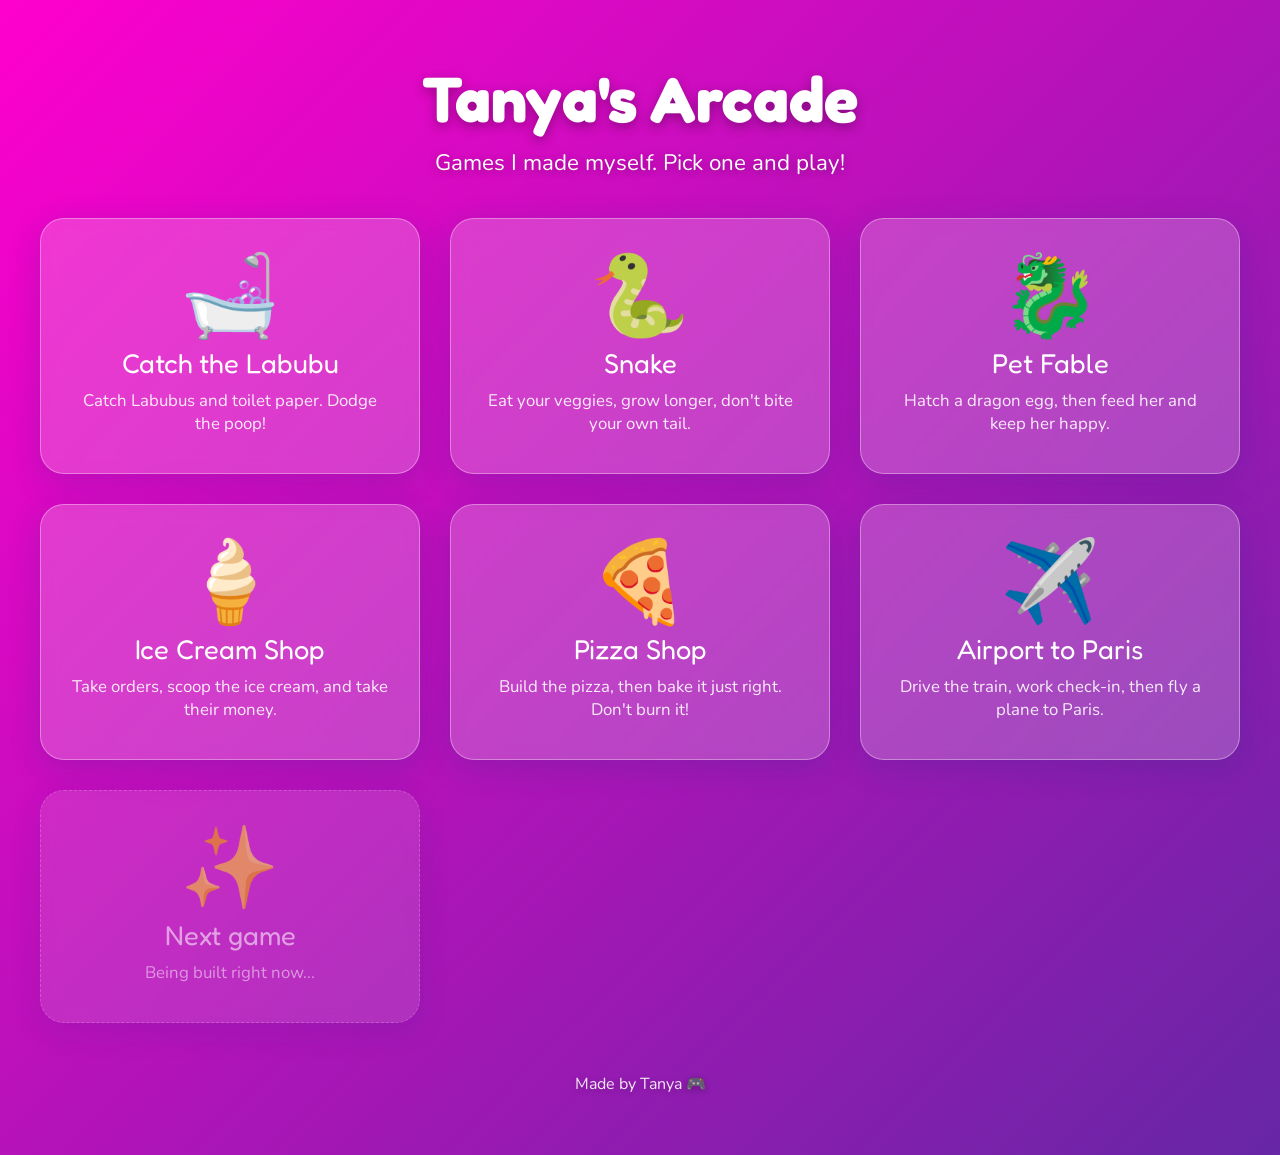
<file: index.html>
<!DOCTYPE html>
<html lang="en">
<head>
    <meta charset="UTF-8">
    <meta name="viewport" content="width=device-width, initial-scale=1.0">
    <title>Tanya's Arcade</title>
    <link rel="stylesheet" href="style.css">
    <link href="https://fonts.googleapis.com/css2?family=Fredoka+One&family=Nunito:wght@700&display=swap" rel="stylesheet">
</head>
<body>

    <header>
        <h1>Tanya's Arcade</h1>
        <p class="tagline">Games I made myself. Pick one and play!</p>
    </header>

    <main class="game-grid">

        <!-- ============================================================
             TO ADD A NEW GAME: copy one whole <a> block below, paste it
             underneath, then change three things:
               1. the href, to your new game's folder
               2. the emoji
               3. the title and the description
             ============================================================ -->

        <a class="game-card" href="games/LabubuCatch/">
            <span class="game-emoji">🛁</span>
            <span class="game-title">Catch the Labubu</span>
            <span class="game-blurb">Catch Labubus and toilet paper. Dodge the poop!</span>
        </a>

        <a class="game-card" href="games/Snake/">
            <span class="game-emoji">🐍</span>
            <span class="game-title">Snake</span>
            <span class="game-blurb">Eat your veggies, grow longer, don't bite your own tail.</span>
        </a>

        <a class="game-card" href="games/PetFable/">
            <span class="game-emoji">🐉</span>
            <span class="game-title">Pet Fable</span>
            <span class="game-blurb">Hatch a dragon egg, then feed her and keep her happy.</span>
        </a>

        <a class="game-card" href="games/IceCreamShop/">
            <span class="game-emoji">🍦</span>
            <span class="game-title">Ice Cream Shop</span>
            <span class="game-blurb">Take orders, scoop the ice cream, and take their money.</span>
        </a>

        <a class="game-card" href="games/PizzaShop/">
            <span class="game-emoji">🍕</span>
            <span class="game-title">Pizza Shop</span>
            <span class="game-blurb">Build the pizza, then bake it just right. Don't burn it!</span>
        </a>

        <a class="game-card" href="games/AirportParis/">
            <span class="game-emoji">✈️</span>
            <span class="game-title">Airport to Paris</span>
            <span class="game-blurb">Drive the train, work check-in, then fly a plane to Paris.</span>
        </a>

        <div class="game-card coming-soon">
            <span class="game-emoji">✨</span>
            <span class="game-title">Next game</span>
            <span class="game-blurb">Being built right now...</span>
        </div>

    </main>

    <footer>
        <p>Made by Tanya 🎮</p>
    </footer>

</body>
</html>
</file>
<file: style.css>
/* Tanya's Arcade homepage.
   The colors and fonts here match Catch the Labubu on purpose, so the
   whole site feels like one place instead of separate pages. */

* {
    box-sizing: border-box;
    margin: 0;
    padding: 0;
}

body {
    font-family: 'Nunito', sans-serif;
    /* Same rainbow as the game. It is bigger than the screen (400%) and
       slides around, which is what makes the colors look like they move. */
    background: linear-gradient(135deg, #ff00cc, #333399, #00d2ff, #f953c6);
    background-size: 400% 400%;
    animation: rainbowBg 8s ease infinite;
    min-height: 100vh;
    padding: 40px 20px;
    display: flex;
    flex-direction: column;
    align-items: center;
}

@keyframes rainbowBg {
    0%   { background-position: 0% 50%; }
    50%  { background-position: 100% 50%; }
    100% { background-position: 0% 50%; }
}

header {
    text-align: center;
    margin-bottom: 40px;
    color: white;
}

h1 {
    font-family: 'Fredoka One', cursive;
    font-size: 3rem;
    /* The shadow keeps white text readable no matter which rainbow color
       is behind it at the moment. */
    text-shadow: 0 4px 12px rgba(0, 0, 0, 0.3);
}

.tagline {
    font-size: 1.2rem;
    margin-top: 10px;
    text-shadow: 0 2px 8px rgba(0, 0, 0, 0.3);
}

/* The grid figures out how many cards fit per row by itself. On a phone
   that is one, on a laptop it is three or four. No extra code needed. */
.game-grid {
    display: grid;
    grid-template-columns: repeat(auto-fit, minmax(240px, 1fr));
    gap: 24px;
    width: 100%;
    max-width: 1000px;
}

.game-card {
    /* The frosted glass look: a see-through white layer, plus a blur of
       whatever is behind it. */
    background: rgba(255, 255, 255, 0.2);
    backdrop-filter: blur(8px);
    -webkit-backdrop-filter: blur(8px);
    border: 1px solid rgba(255, 255, 255, 0.35);
    box-shadow: 0 8px 32px rgba(31, 38, 135, 0.2);
    border-radius: 24px;
    padding: 30px 24px;

    display: flex;
    flex-direction: column;
    align-items: center;
    text-align: center;
    gap: 10px;

    color: white;
    text-decoration: none;
    transition: transform 0.2s ease, box-shadow 0.2s ease;
}

.game-card:hover {
    /* Lifts the card slightly so it feels clickable. */
    transform: translateY(-6px);
    box-shadow: 0 14px 40px rgba(31, 38, 135, 0.35);
}

.game-emoji {
    font-size: 4rem;
    line-height: 1;
}

.game-title {
    font-family: 'Fredoka One', cursive;
    font-size: 1.4rem;
}

.game-blurb {
    font-size: 0.95rem;
    opacity: 0.9;
}

/* A placeholder card for a game that does not exist yet. It is a <div>
   instead of an <a>, so there is nothing to click. */
.coming-soon {
    opacity: 0.6;
    border-style: dashed;
}

.coming-soon:hover {
    transform: none;
}

footer {
    margin-top: 50px;
    color: white;
    opacity: 0.9;
    text-shadow: 0 2px 8px rgba(0, 0, 0, 0.3);
}

/* ============================================================
   WIDE SCREENS

   The page asks how wide the window is, not what device it is. A tablet,
   a phone turned sideways and a small window all get the right layout
   without having to guess what they are.
   ============================================================ */

@media (min-width: 1000px) {
    body { padding: 60px 40px; }

    h1 { font-size: 4rem; }
    .tagline { font-size: 1.4rem; }

    .game-grid {
        max-width: 1240px;
        grid-template-columns: repeat(auto-fit, minmax(280px, 1fr));
        gap: 30px;
    }

    .game-card { padding: 38px 28px; }
    .game-emoji { font-size: 5rem; }
    .game-title { font-size: 1.7rem; }
    .game-blurb { font-size: 1.05rem; }
}
</file>
